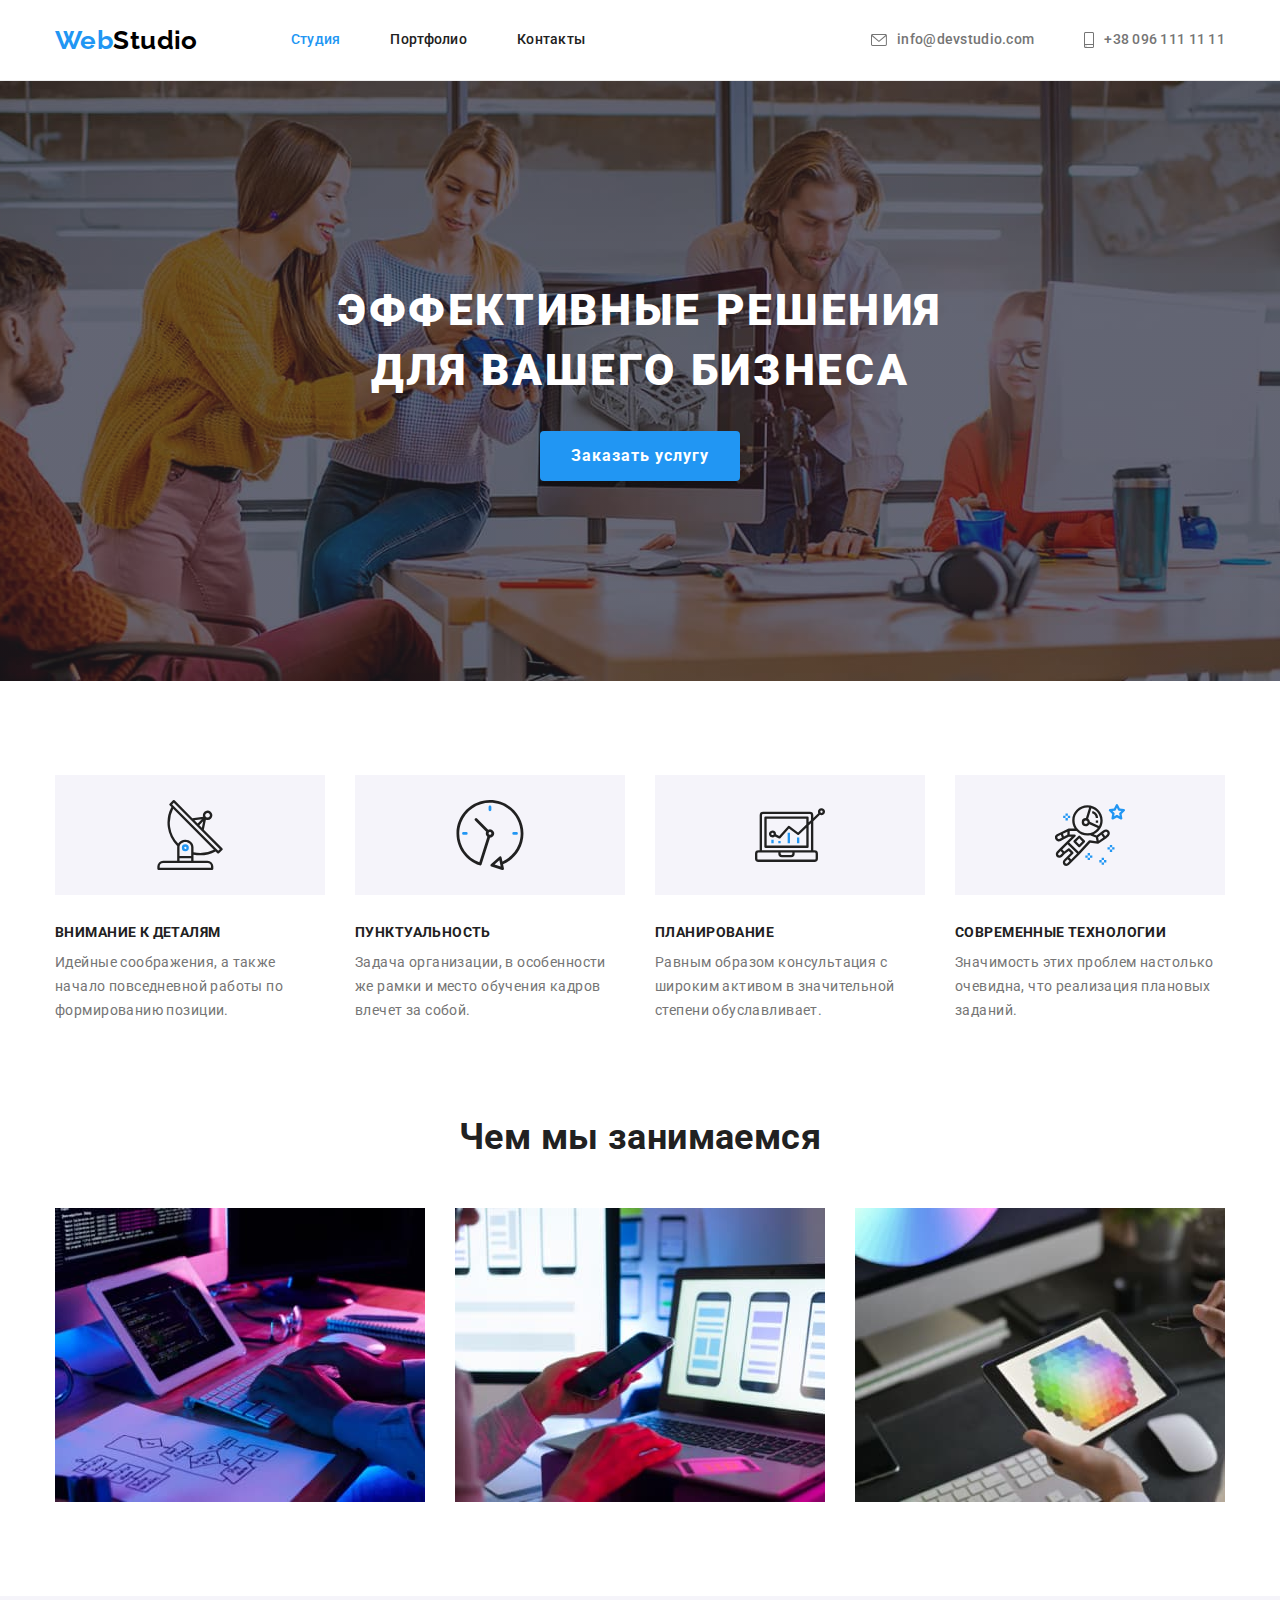
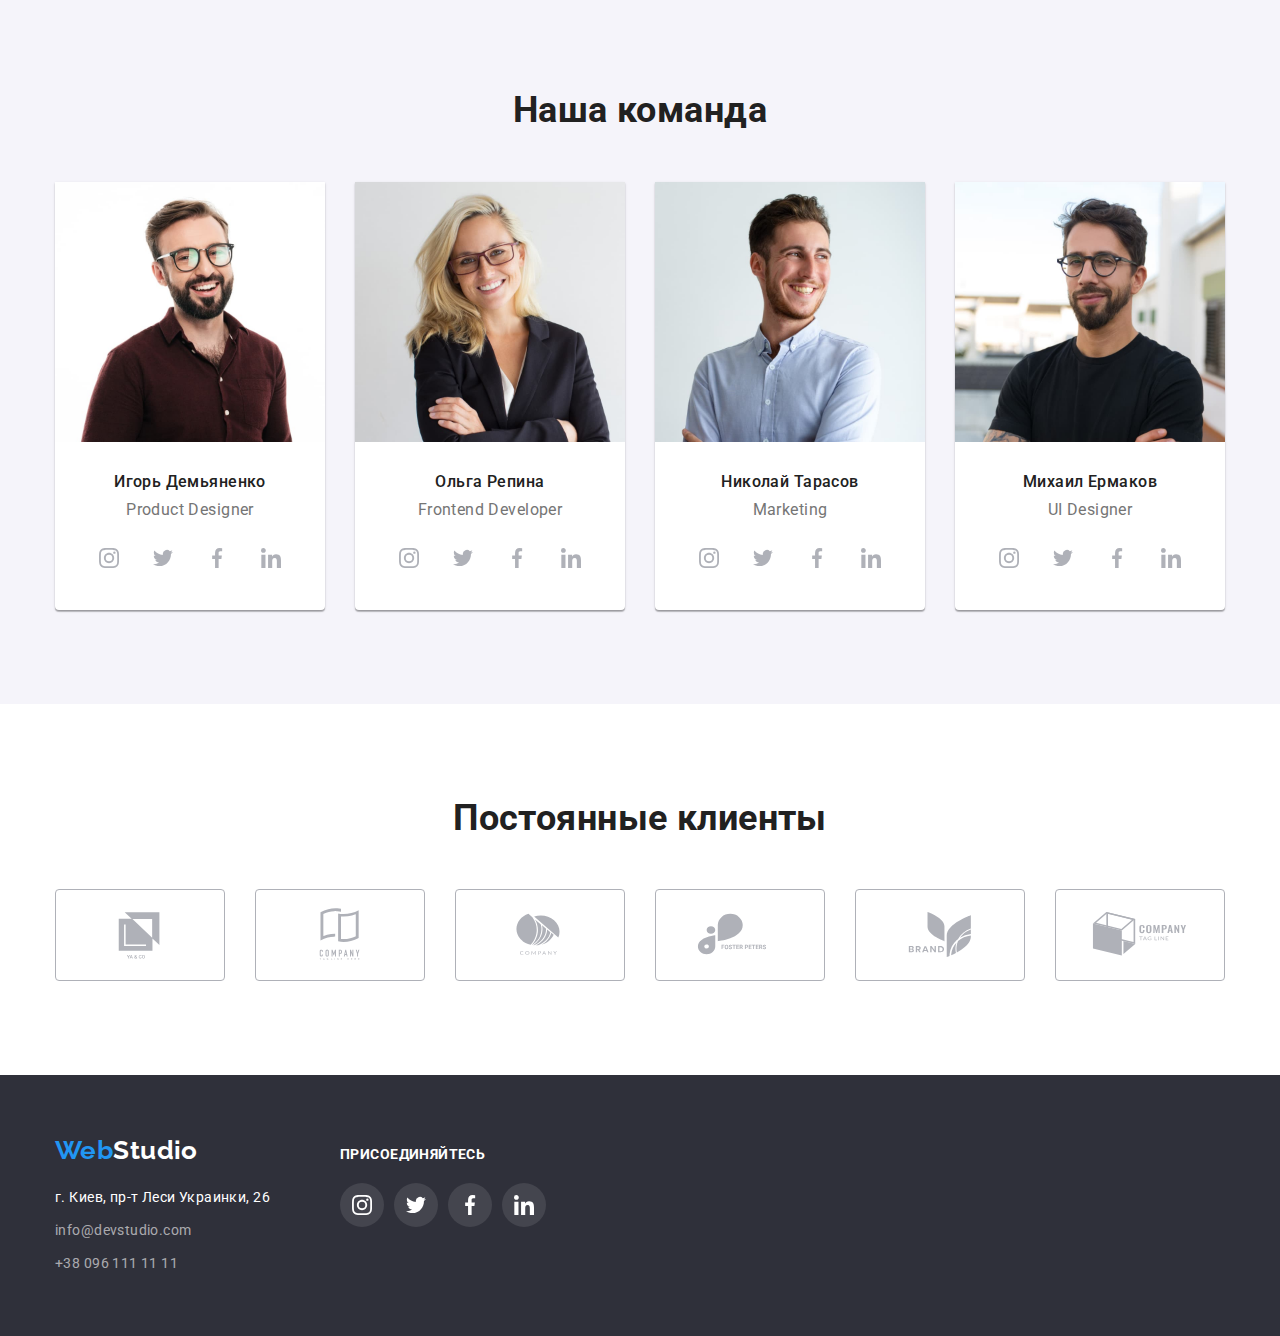
<file: index.html>
<!DOCTYPE html>
<html lang="ru">
  <head>
    <meta charset="UTF-8" />
    <meta http-equiv="X-UA-Compatible" content="IE=edge" />
    <meta name="viewport" content="width=device-width, initial-scale=1.0" />
    <title>Студия</title>
    <link
      href="https://fonts.googleapis.com/css2?family=Raleway:wght@700&family=Roboto:wght@400;500;700;900&display=swap"
      rel="stylesheet"
    />
    <link
      rel="stylesheet"
      href="https://cdnjs.cloudflare.com/ajax/libs/modern-normalize/1.1.0/modern-normalize.min.css"
    />
    <link rel="stylesheet" href="./css/styles.css" />
  </head>
  <body>
    <!--Header-->
    <header class="header">
      <div class="container main-nav">
        <nav>
          <a class="logo" href="./">
            <span class="logo-web">Web</span
            ><span class="logo-studio">Studio</span></a
          >

          <ul class="site-nav">
            <li class="item">
              <a href="./index.html" class="link current">Студия</a>
            </li>
            <li class="item">
              <a href="./portfolio.html" class="link">Портфолио</a>
            </li>
            <li class="item"><a href="" class="link">Контакты</a></li>
          </ul>
        </nav>

        <ul class="auth-nav">
          <li class="item">
            <a href="mailto:info@devstudio.com" class="link">
              <svg class="icon" width="16" height="12">
                <use href="./images/icons.svg#icon-envelope"></use>
              </svg>
              info@devstudio.com
            </a>
          </li>
          <li class="item">
            <a href="tel:+380961111111" class="link">
              <svg class="icon" width="10" height="16">
                <use href="./images/icons.svg#icon-smartphone"></use>
              </svg>
              +38 096 111 11 11
            </a>
          </li>
        </ul>
      </div>
    </header>

    <main>
      <!--Hero-->
      <section class="hero">
        <div class="container">
          <h1 class="hero-title">Эффективные решения для вашего бизнеса</h1>
          <button type="button" class="hero-button">Заказать услугу</button>
        </div>
      </section>

      <!--Specialities-->
      <section class="section specialities">
        <div class="container">
          <h2 class="section-title hidden">Наши преимущества</h2>
          <ul class="feature-list">
            <li class="item">
              <div class="thumb">
                <svg class="icon" width="70" height="70">
                  <use href="./images/icons.svg#icon-antenna"></use>
                </svg>
              </div>
              <h3 class="title">Внимание к деталям</h3>
              <p class="text">
                Идейные соображения, а также начало повседневной работы по
                формированию позиции.
              </p>
            </li>
            <li class="item">
              <div class="thumb">
                <svg class="icon" width="70" height="70">
                  <use href="./images/icons.svg#icon-clock"></use>
                </svg>
              </div>
              <h3 class="title">Пунктуальность</h3>
              <p class="text">
                Задача организации, в особенности же рамки и место обучения
                кадров влечет за собой.
              </p>
            </li>
            <li class="item">
              <div class="thumb">
                <svg class="icon" width="70" height="70">
                  <use href="./images/icons.svg#icon-diagram"></use>
                </svg>
              </div>
              <h3 class="title">Планирование</h3>
              <p class="text">
                Равным образом консультация с широким активом в значительной
                степени обуславливает.
              </p>
            </li>
            <li class="item">
              <div class="thumb">
                <svg class="icon" width="70" height="70">
                  <use href="./images/icons.svg#icon-astronaut"></use>
                </svg>
              </div>
              <h3 class="title">Современные технологии</h3>
              <p class="text">
                Значимость этих проблем настолько очевидна, что реализация
                плановых заданий.
              </p>
            </li>
          </ul>
        </div>
      </section>

      <!--Profile-->
      <section class="section profile">
        <div class="container">
          <h2 class="section-title">Чем мы занимаемся</h2>
          <ul class="profile-list">
            <li class="item">
              <img
                src="./images/img.jpg"
                alt="Программист пишет код"
                width="370"
                height="294"
              />
            </li>
            <li class="item">
              <img
                src="./images/img(1).jpg"
                alt="Программист занимается разметкой веб-страницы"
                width="370"
                height="294"
              />
            </li>
            <li class="item">
              <img
                src="./images/img(2).jpg"
                alt="Программист выбирает цвет из палитры"
                width="370"
                height="294"
              />
            </li>
          </ul>
        </div>
      </section>

      <!--Staff-->
      <section class="section staff">
        <div class="container">
          <h2 class="section-title">Наша команда</h2>
          <ul class="staff-list">
            <li class="item">
              <img
                src="./images/demianenko.jpg"
                alt="Игорь Демьяненко"
                width="270"
                height="260"
              />
              <div class="item-card">
                <h3 class="name">Игорь Демьяненко</h3>
                <p class="position">Product Designer</p>
                <ul class="staff-social">
                  <li class="item-icon">
                    <a class="link" href="" aria-label="Instagram">
                      <svg class="icon">
                        <use href="./images/icons.svg#icon-instagram"></use>
                      </svg>
                    </a>
                  </li>
                  <li class="item-icon">
                    <a class="link" href="" aria-label="Twitter">
                      <svg class="icon">
                        <use href="./images/icons.svg#icon-twitter"></use>
                      </svg>
                    </a>
                  </li>
                  <li class="item-icon">
                    <a class="link" href="" aria-label="Facebook">
                      <svg class="icon">
                        <use href="./images/icons.svg#icon-facebook"></use>
                      </svg>
                    </a>
                  </li>
                  <li class="item-icon">
                    <a class="link" href="" aria-label="LinkedIn">
                      <svg class="icon">
                        <use href="./images/icons.svg#icon-linkedin"></use>
                      </svg>
                    </a>
                  </li>
                </ul>
              </div>
            </li>
            <li class="item">
              <img
                src="./images/repina.jpg"
                alt="Ольга Репина"
                width="270"
                height="260"
              />
              <div class="item-card">
                <h3 class="name">Ольга Репина</h3>
                <p class="position">Frontend Developer</p>
                <ul class="staff-social">
                  <li class="item-icon">
                    <a class="link" href="" aria-label="Instagram">
                      <svg class="icon">
                        <use href="./images/icons.svg#icon-instagram"></use>
                      </svg>
                    </a>
                  </li>
                  <li class="item-icon">
                    <a class="link" href="" aria-label="Twitter">
                      <svg class="icon">
                        <use href="./images/icons.svg#icon-twitter"></use>
                      </svg>
                    </a>
                  </li>
                  <li class="item-icon">
                    <a class="link" href="" aria-label="Facebook">
                      <svg class="icon">
                        <use href="./images/icons.svg#icon-facebook"></use>
                      </svg>
                    </a>
                  </li>
                  <li class="item-icon">
                    <a class="link" href="" aria-label="LinkedIn">
                      <svg class="icon">
                        <use href="./images/icons.svg#icon-linkedin"></use>
                      </svg>
                    </a>
                  </li>
                </ul>
              </div>
            </li>
            <li class="item">
              <img
                src="./images/tarasov.jpg"
                alt="Николай Тарасов"
                width="270"
                height="260"
              />
              <div class="item-card">
                <h3 class="name">Николай Тарасов</h3>
                <p class="position">Marketing</p>
                <ul class="staff-social">
                  <li class="item-icon">
                    <a class="link" href="" aria-label="Instagram">
                      <svg class="icon">
                        <use href="./images/icons.svg#icon-instagram"></use>
                      </svg>
                    </a>
                  </li>
                  <li class="item-icon">
                    <a class="link" href="" aria-label="Twitter">
                      <svg class="icon">
                        <use href="./images/icons.svg#icon-twitter"></use>
                      </svg>
                    </a>
                  </li>
                  <li class="item-icon">
                    <a class="link" href="" aria-label="Facebook">
                      <svg class="icon">
                        <use href="./images/icons.svg#icon-facebook"></use>
                      </svg>
                    </a>
                  </li>
                  <li class="item-icon">
                    <a class="link" href="" aria-label="LinkedIn">
                      <svg class="icon">
                        <use href="./images/icons.svg#icon-linkedin"></use>
                      </svg>
                    </a>
                  </li>
                </ul>
              </div>
            </li>
            <li class="item">
              <img
                src="./images/yermakov.jpg"
                alt="Михаил Ермаков"
                width="270"
                height="260"
              />
              <div class="item-card">
                <h3 class="name">Михаил Ермаков</h3>
                <p class="position">UI Designer</p>
                <ul class="staff-social">
                  <li class="item-icon">
                    <a class="link" href="" aria-label="Instagram">
                      <svg class="icon">
                        <use href="./images/icons.svg#icon-instagram"></use>
                      </svg>
                    </a>
                  </li>
                  <li class="item-icon">
                    <a class="link" href="" aria-label="Twitter">
                      <svg class="icon">
                        <use href="./images/icons.svg#icon-twitter"></use>
                      </svg>
                    </a>
                  </li>
                  <li class="item-icon">
                    <a class="link" href="" aria-label="Facebook">
                      <svg class="icon">
                        <use href="./images/icons.svg#icon-facebook"></use>
                      </svg>
                    </a>
                  </li>
                  <li class="item-icon">
                    <a class="link" href="" aria-label="LinkedIn">
                      <svg class="icon">
                        <use href="./images/icons.svg#icon-linkedin"></use>
                      </svg>
                    </a>
                  </li>
                </ul>
              </div>
            </li>
          </ul>
        </div>
      </section>

      <!-- Clients -->
      <section class="section clients">
        <div class="container">
          <h2 class="section-title">Постоянные клиенты</h2>
          <ul class="clients-list">
            <li class="item">
              <a href="" class="link">
                <svg class="icon">
                  <use href="./images/icons.svg#icon-yaco"></use>
                </svg>
              </a>
            </li>
            <li class="item">
              <a href="" class="link">
                <svg class="icon">
                  <use href="./images/icons.svg#icon-company-tagline"></use>
                </svg>
              </a>
            </li>
            <li class="item">
              <a href="" class="link">
                <svg class="icon">
                  <use href="./images/icons.svg#icon-company"></use>
                </svg>
              </a>
            </li>
            <li class="item">
              <a href="" class="link">
                <svg class="icon">
                  <use href="./images/icons.svg#icon-foster-peters"></use>
                </svg>
              </a>
            </li>
            <li class="item">
              <a href="" class="link">
                <svg class="icon">
                  <use href="./images/icons.svg#icon-brand"></use>
                </svg>
              </a>
            </li>
            <li class="item">
              <a href="" class="link">
                <svg class="icon">
                  <use href="./images/icons.svg#icon-company-tag-line"></use>
                </svg>
              </a>
            </li>
          </ul>
        </div>
      </section>
    </main>

    <!--Footer-->
    <footer class="footer">
      <div class="container">
        <div class="auth-block">
          <a class="logo" href="./">
            <span class="logo-web">Web</span
            ><span class="logo-studio">Studio</span></a
          >
          <address>
            <ul class="footer-nav">
              <li class="footer-address">г. Киев, пр-т Леси Украинки, 26</li>
              <li>
                <a href="mailto:info@devstudio.com" class="footer-auth"
                  >info@devstudio.com</a
                >
              </li>
              <li>
                <a href="tel:+380961111111" class="footer-auth"
                  >+38 096 111 11 11</a
                >
              </li>
            </ul>
          </address>
        </div>

        <div class="socials">
          <p class="text">Присоединяйтесь</p>
          <ul class="socials-list">
            <li class="item">
              <a href="" class="link">
                <svg class="icon">
                  <use href="./images/icons.svg#icon-instagram"></use>
                </svg>
              </a>
            </li>
            <li class="item">
              <a href="" class="link">
                <svg class="icon">
                  <use href="./images/icons.svg#icon-twitter"></use>
                </svg>
              </a>
            </li>
            <li class="item">
              <a href="" class="link">
                <svg class="icon">
                  <use href="./images/icons.svg#icon-facebook"></use>
                </svg>
              </a>
            </li>
            <li class="item">
              <a href="" class="link">
                <svg class="icon">
                  <use href="./images/icons.svg#icon-linkedin"></use>
                </svg>
              </a>
            </li>
          </ul>
        </div>
      </div>
    </footer>
  </body>
</html>
</file>
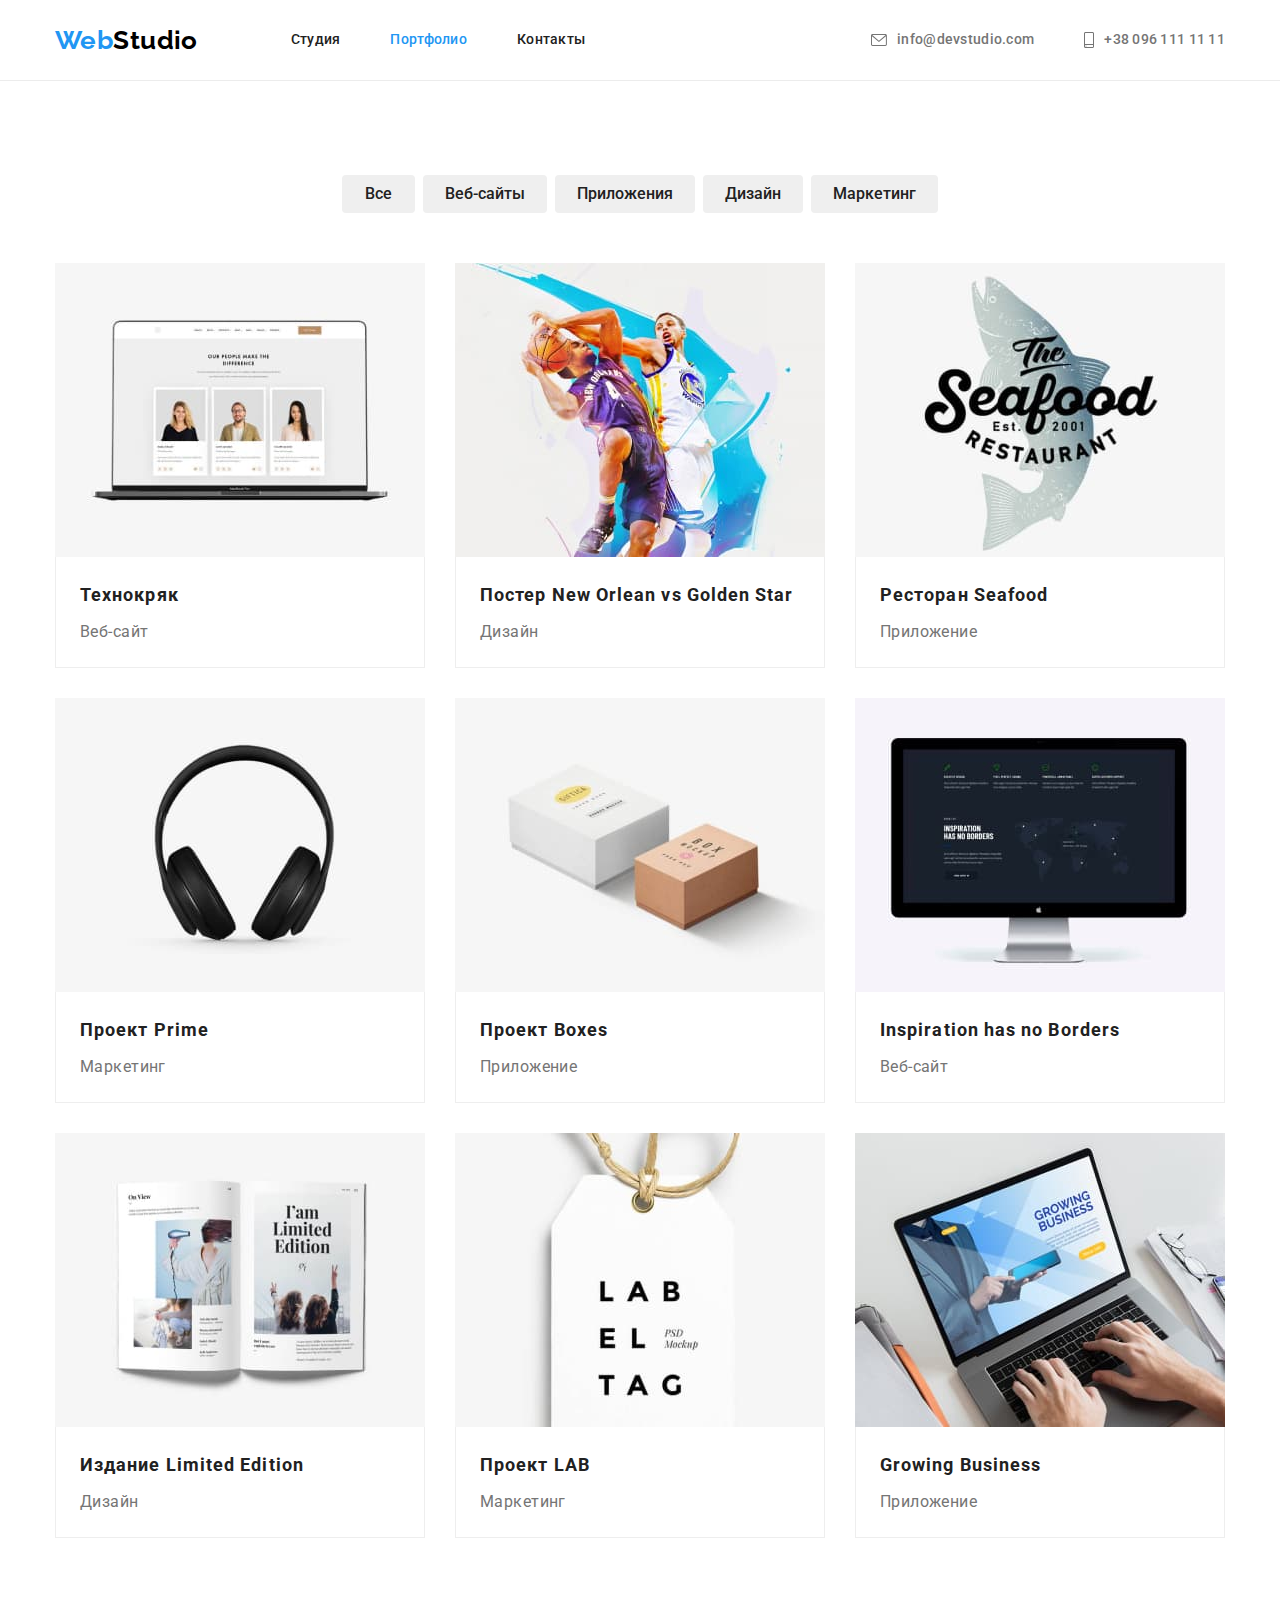
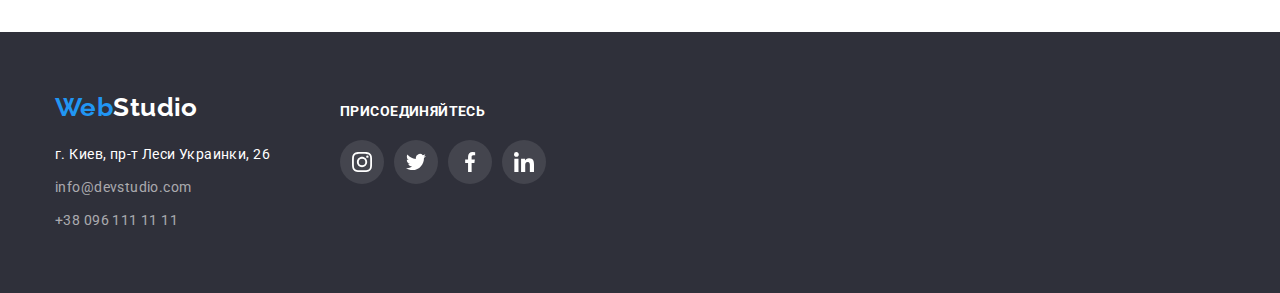
<file: portfolio.html>
<!DOCTYPE html>
<html lang="ru">
  <head>
    <meta charset="UTF-8" />
    <meta http-equiv="X-UA-Compatible" content="IE=edge" />
    <meta name="viewport" content="width=device-width, initial-scale=1.0" />
    <title>Портфолио</title>
    <link
      href="https://fonts.googleapis.com/css2?family=Raleway:wght@700&family=Roboto:wght@400;500;700;900&display=swap"
      rel="stylesheet"
    />
    <link
      rel="stylesheet"
      href="https://cdnjs.cloudflare.com/ajax/libs/modern-normalize/1.1.0/modern-normalize.min.css"
    />
    <link rel="stylesheet" href="./css/styles.css" />
  </head>
  <body>
    <!--Header-->
    <header class="header">
      <div class="container main-nav">
        <nav>
          <a class="logo" href="./">
            <span class="logo-web">Web</span
            ><span class="logo-studio">Studio</span></a
          >

          <ul class="site-nav">
            <li class="item">
              <a href="./index.html" class="link">Студия</a>
            </li>
            <li class="item">
              <a href="./portfolio.html" class="link current">Портфолио</a>
            </li>
            <li class="item"><a href="" class="link">Контакты</a></li>
          </ul>
        </nav>

        <ul class="auth-nav">
          <li class="item">
            <a href="mailto:info@devstudio.com" class="link">
              <svg class="icon" width="16" height="12">
                <use href="./images/icons.svg#icon-envelope"></use>
              </svg>
              info@devstudio.com
            </a>
          </li>
          <li class="item">
            <a href="tel:+380961111111" class="link">
              <svg class="icon" width="10" height="16">
                <use href="./images/icons.svg#icon-smartphone"></use>
              </svg>
              +38 096 111 11 11
            </a>
          </li>
        </ul>
      </div>
    </header>

    <main>
      <!--Portfolio-->
      <section class="portfolio">
        <div class="container">
          <h1 class="section-title hidden">Портфолио</h1>
          <ul class="filter">
            <li class="item">
              <button type="button" class="button">Все</button>
            </li>
            <li class="item">
              <button type="button" class="button">Веб-сайты</button>
            </li>
            <li class="item">
              <button type="button" class="button">Приложения</button>
            </li>
            <li class="item">
              <button type="button" class="button">Дизайн</button>
            </li>
            <li class="item">
              <button type="button" class="button">Маркетинг</button>
            </li>
          </ul>

          <ul class="portfolio-examples">
            <li class="item">
              <a href="" class="link">
                <img
                  src="./images/technokriak.jpg"
                  alt="Скриншот сайта Технокряк"
                  width="370"
                />
                <div class="description">
                  <h2 class="title">Технокряк</h2>
                  <p class="text">Веб-сайт</p>
                </div>
              </a>
            </li>
            <li class="item">
              <a href="" class="link">
                <img
                  src="./images/poster.jpg"
                  alt="Двое баскетболистов борются за мяч"
                  width="370"
                />
                <div class="description">
                  <h2 class="title">Постер New Orlean vs Golden Star</h2>
                  <p class="text">Дизайн</p>
                </div>
              </a>
            </li>
            <li class="item">
              <a href="" class="link">
                <img
                  src="./images/seafood.jpg"
                  alt="Логотип ресторана Seafood"
                  width="370"
                />
                <div class="description">
                  <h2 class="title">Ресторан Seafood</h2>
                  <p class="text">Приложение</p>
                </div>
              </a>
            </li>
            <li class="item">
              <a href="" class="link">
                <img
                  src="./images/prime.jpg"
                  alt="Черные наушники"
                  width="370"
                />
                <div class="description">
                  <h2 class="title">Проект Prime</h2>
                  <p class="text">Маркетинг</p>
                </div>
              </a>
            </li>
            <li class="item">
              <a href="" class="link">
                <img
                  src="./images/boxes.jpg"
                  alt="Белая и бежевая коробка"
                  width="370"
                />
                <div class="description">
                  <h2 class="title">Проект Boxes</h2>
                  <p class="text">Приложение</p>
                </div>
              </a>
            </li>
            <li class="item">
              <a href="" class="link">
                <img
                  src="./images/inspiration.jpg"
                  alt="Скриншот сайта Inspiration has no Borders"
                  width="370"
                />
                <div class="description">
                  <h2 class="title">Inspiration has no Borders</h2>
                  <p class="text">Веб-сайт</p>
                </div>
              </a>
            </li>
            <li class="item">
              <a href="" class="link">
                <img
                  src="./images/limited.jpg"
                  alt="Обложка журнала Limited Edition"
                  width="370"
                />
                <div class="description">
                  <h2 class="title">Издание Limited Edition</h2>
                  <p class="text">Дизайн</p>
                </div>
              </a>
            </li>
            <li class="item">
              <a href="" class="link">
                <img src="./images/lab.jpg" alt="Бирка LABEL TAG" width="370" />
                <div class="description">
                  <h2 class="title">Проект LAB</h2>
                  <p class="text">Маркетинг</p>
                </div>
              </a>
            </li>
            <li class="item">
              <a href="" class="link">
                <img
                  src="./images/growing.jpg"
                  alt="Мужчина пользуется приложением Growing Business"
                  width="370"
                />
                <div class="description">
                  <h2 class="title">Growing Business</h2>
                  <p class="text">Приложение</p>
                </div>
              </a>
            </li>
          </ul>
        </div>
      </section>
    </main>

    <!--Footer-->
    <footer class="footer">
      <div class="container">
        <div class="auth-block">
          <a class="logo" href="./">
            <span class="logo-web">Web</span
            ><span class="logo-studio">Studio</span></a
          >
          <address>
            <ul class="footer-nav">
              <li class="footer-address">г. Киев, пр-т Леси Украинки, 26</li>
              <li>
                <a href="mailto:info@devstudio.com" class="footer-auth"
                  >info@devstudio.com</a
                >
              </li>
              <li>
                <a href="tel:+380961111111" class="footer-auth"
                  >+38 096 111 11 11</a
                >
              </li>
            </ul>
          </address>
        </div>

        <div class="socials">
          <p class="text">Присоединяйтесь</p>
          <ul class="socials-list">
            <li class="item">
              <a href="" class="link">
                <svg class="icon">
                  <use href="./images/icons.svg#icon-instagram"></use>
                </svg>
              </a>
            </li>
            <li class="item">
              <a href="" class="link">
                <svg class="icon">
                  <use href="./images/icons.svg#icon-twitter"></use>
                </svg>
              </a>
            </li>
            <li class="item">
              <a href="" class="link">
                <svg class="icon">
                  <use href="./images/icons.svg#icon-facebook"></use>
                </svg>
              </a>
            </li>
            <li class="item">
              <a href="" class="link">
                <svg class="icon">
                  <use href="./images/icons.svg#icon-linkedin"></use>
                </svg>
              </a>
            </li>
          </ul>
        </div>
      </div>
    </footer>
  </body>
</html>
</file>
<file: css/styles.css>
:root {
  --primary-text-color: #757575;
  --title-text-color: #212121;
  --accent-color: #2196f3;
  --primary-bg-color: #ffffff;
  --secondary-bg-color: #f5f4fa;
  --hero-bg-color: #2f303a;
  --footer-bg-color: #2f303a;
  --primary-button-color: #f5f4fa;
  --logo-web-primary: #2196f3;
  --logo-studio-primary: #000000;
  --logo-web-secondary: #2196f3;
  --logo-studio-secondary: #ffffff;
  --primary-border-color: #ececec;
  --primary-icon-color: #afb1b8;
}

body {
  background-color: var(--primary-bg-color);
  color: var(--primary-text-color);

  font-family: "Roboto", sans-serif;
  font-size: 14px;
  letter-spacing: 0.03em;
}

a {
  text-decoration: none;
}

p {
  margin: 0px;
  padding: 0px;
}

ul {
  margin: 0px;
  padding: 0px;

  list-style: none;
}

h1,
h2,
h3,
h4,
h5,
h6 {
  margin: 0px;
  padding: 0px;
}

.hidden {
  position: absolute;
  width: 1px;
  height: 1px;
  margin: -1px;
  border: 0;
  padding: 0;
  clip: rect(0 0 0 0);
  overflow: hidden;
}

.container {
  width: 1200px;
  padding-left: 15px;
  padding-right: 15px;
  margin: 0 auto;
  /* outline: 2px solid tomato; */
}

/* Header */
.header {
  border-bottom: 1px solid var(--primary-border-color);
}
.main-nav {
  display: flex;

  align-items: center;
}

.header nav {
  display: flex;

  align-items: center;
}

.logo {
  margin-right: 93px;

  font-family: "Raleway", sans-serif;
  font-weight: 700;
  font-size: 26px;
  line-height: 1.19;
}

.logo-web {
  color: var(--logo-web-primary);
}

.logo-studio {
  color: var(--logo-studio-primary);
}

.site-nav {
  display: flex;

  font-weight: 500;
  line-height: 1.14;
  letter-spacing: 0.02em;
}

.site-nav .item:not(:last-child) {
  margin-right: 50px;
}

.site-nav .link {
  display: block;

  padding-top: 32px;
  padding-bottom: 32px;

  color: var(--title-text-color);
}

.link.current {
  color: var(--accent-color);
}

.site-nav .link:hover,
.site-nav .link:focus {
  color: var(--accent-color);
}

.auth-nav {
  display: flex;

  margin-left: auto;

  font-weight: 500;
  line-height: 1.14;
  letter-spacing: 0.02em;
}

.auth-nav .item:hover,
.auth-nav .item:focus {
  fill: var(--accent-color);
}
.auth-nav .item:not(:last-child) {
  margin-right: 50px;
}

.auth-nav .icon {
  margin-right: 10px;
  fill: currentColor;
}

.auth-nav .link {
  display: flex;
  align-items: center;
  color: var(--primary-text-color);
}

.auth-nav .link:hover,
.auth-nav .link:focus {
  color: var(--accent-color);
}

/* Hero */
.hero {
  max-width: 1600px;
  height: 600px;
  margin-left: auto;
  margin-right: auto;

  text-align: center;

  background-color: var(--hero-bg-color);
  background-image: linear-gradient(
      to right,
      rgba(47, 48, 58, 0.4),
      rgba(47, 48, 58, 0.4)
    ),
    url(../images/banner.jpg);
  background-size: cover;
  background-repeat: no-repeat;
  background-position: center;
  color: var(--primary-bg-color);
}

.hero .container {
  padding-top: 200px;
  padding-bottom: 200px;
}

.hero-title {
  width: 700px;

  margin-left: auto;
  margin-right: auto;
  margin-bottom: 30px;

  font-weight: 900;
  font-size: 44px;
  line-height: 1.36;
  letter-spacing: 0.06em;
  text-transform: uppercase;
}

.hero-button {
  width: 200px;
  height: 50px;

  background-color: var(--accent-color);
  color: var(--primary-bg-color);

  font-family: inherit;
  font-weight: 700;
  font-size: 16px;
  line-height: 1.88;
  letter-spacing: 0.06em;

  border-radius: 4px;
  border-color: transparent;
  box-shadow: 0px 4px 4px rgba(0, 0, 0, 0.15);
  cursor: pointer;
}

/* Specialities */
.specialities .container {
  padding-top: 94px;
}

.feature-list {
  display: flex;
  justify-content: space-between;
}

.feature-list .item {
  width: 270px;
}

.feature-list .title {
  margin-bottom: 10px;

  color: var(--title-text-color);

  font-size: 14px;
  font-weight: 700;
  line-height: 1.14;
  text-transform: uppercase;
}
.feature-list .thumb {
  display: flex;

  justify-content: center;
  align-items: center;

  width: 270px;
  height: 120px;
  margin-bottom: 30px;

  background-color: var(--secondary-bg-color);
}

.feature-list .text {
  line-height: 1.71;
}

/* Profile */
.profile .container {
  padding-top: 94px;
  padding-bottom: 94px;
}
.section-title {
  color: var(--title-text-color);

  font-weight: 700;
  font-size: 36px;
  line-height: 1.16;
  margin-bottom: 50px;
  text-align: center;
}

.profile-list {
  display: flex;

  justify-content: space-between;
}

.profile-list img {
  display: block;

  max-width: 100%;
  height: auto;
}

/* Staff */
.section.staff {
  background-color: var(--secondary-bg-color);
}

.staff .container {
  padding-top: 94px;
  padding-bottom: 94px;
}

.staff-list {
  display: flex;

  justify-content: space-between;

  text-align: center;
}

.staff-list .item {
  background-color: var(--primary-bg-color);
  box-shadow: 0px 1px 3px rgba(0, 0, 0, 0.12), 0px 1px 1px rgba(0, 0, 0, 0.14),
    0px 2px 1px rgba(0, 0, 0, 0.2);
  border-radius: 0px 0px 4px 4px;
}

.staff-list img {
  display: block;

  max-width: 100%;
  height: auto;
}

.staff-list .item-card {
  padding-top: 30px;
  padding-bottom: 30px;
  padding-left: 32px;
  padding-right: 32px;
}
.staff-list .name {
  color: var(--title-text-color);

  margin-bottom: 10px;

  font-weight: 500;
  font-size: 16px;
  line-height: 1.19;
}

.staff-list .position {
  color: var(--primary-text-color);

  margin-bottom: 16px;

  font-size: 16px;
}

.staff-social {
  display: flex;
  align-items: center;
  margin-left: auto;
  margin-right: auto;
  width: 206px;
  height: 44px;
}

.staff-social .link {
  display: flex;
  align-items: center;
  justify-content: center;

  width: 44px;
  height: 44px;
  border-radius: 50%;

  fill: var(--primary-icon-color);
}

.staff-social .link:hover,
.staff-social .link:focus {
  background-color: var(--accent-color);
  fill: var(--primary-bg-color);
}

.staff-social .icon {
  width: 20px;
  height: 20px;
}

.staff-social .item-icon:not(:last-child) {
  margin-right: 10px;
}

/* Clients */
.clients .container {
  padding-top: 94px;
  padding-bottom: 94px;
}

.clients-list {
  display: flex;
}

.clients-list .item:not(:last-child) {
  margin-right: 30px;
}

.clients-list .link {
  display: flex;
  align-items: center;
  justify-content: center;

  fill: var(--primary-icon-color);

  width: 170px;
  height: 92px;

  border: 1px solid var(--primary-icon-color);
  border-radius: 4px;
}

.clients-list .link:hover,
.clients-list .link:focus {
  fill: var(--accent-color);
  border-color: var(--accent-color);
}

.clients-list .icon {
  width: 106px;
  height: 60px;
}

/* Footer */
.footer {
  padding-top: 60px;
  padding-bottom: 60px;

  background-color: var(--footer-bg-color);
}

.footer .container {
  display: flex;
  align-items: baseline;
}

.footer .logo {
  display: inline-block;

  margin-right: 0;
  margin-bottom: 20px;
}
.footer .logo-web {
  color: var(--logo-web-secondary);
}

.footer .logo-studio {
  color: var(--logo-studio-secondary);
}

.footer-nav > li {
  line-height: 1.71;
}

.footer-nav li:not(:last-child) {
  margin-bottom: 9px;
}

.footer-address {
  color: var(--primary-bg-color);

  font-style: normal;
}

.footer-auth {
  color: rgb(255, 255, 255, 0.6);

  font-style: normal;
}

.footer-auth:hover,
.footer-auth:focus {
  color: var(--accent-color);
}

.socials {
  margin-left: 70px;
}

.socials .text {
  margin-bottom: 20px;
  font-weight: 700;
  font-size: 14px;
  line-height: 1.14;
  text-transform: uppercase;
  color: var(--primary-bg-color);
}
.footer .socials-list {
  display: flex;
  align-items: center;
  margin-left: auto;
  margin-right: auto;
  width: 206px;
  height: 44px;
}

.socials-list .link {
  display: flex;
  align-items: center;
  justify-content: center;
  width: 44px;
  height: 44px;
  border-radius: 50%;
  background-color: rgba(255, 255, 255, 0.1);
  fill: var(--primary-bg-color);
}

.socials-list .link:hover,
.socials-list .link:focus {
  background-color: var(--accent-color);
}

.socials-list .item:not(:last-child) {
  margin-right: 10px;
}

.socials-list .icon {
  width: 20px;
  height: 20px;
}

/* PORTFOLIO.HTML */
.portfolio .container {
  padding-top: 94px;
  padding-bottom: 94px;
}
.filter {
  display: flex;

  justify-content: center;

  margin-bottom: 50px;
}

.filter .item:not(:last-child) {
  margin-right: 8px;
}

.button {
  display: inline-block;

  min-width: 73px;

  padding: 6px 22px;
  cursor: pointer;
  border: transparent;
  border-radius: 4px;

  color: var(--title-text-color);

  font-weight: 500;
  font-size: 16px;
  line-height: 1.63;
}

.button:hover,
.button:focus {
  background-color: var(--accent-color);
  color: var(--primary-bg-color);

  box-shadow: 0px 3px 1px rgba(0, 0, 0, 0.1), 0px 1px 2px rgba(0, 0, 0, 0.08),
    0px 2px 2px rgba(0, 0, 0, 0.12);
}

.portfolio-examples {
  display: flex;

  flex-wrap: wrap;
}

.portfolio-examples .item {
  width: calc((100% - 60px) / 3);
  margin-right: 30px;
  margin-bottom: 30px;
}

.portfolio-examples .item:nth-child(3n) {
  margin-right: 0px;
}

.portfolio-examples .item:nth-last-child(-n + 3) {
  margin-bottom: 0px;
}

.portfolio-examples img {
  display: block;

  max-width: 100%;
  height: auto;
}
.portfolio-examples .link {
  display: block;
}

.portfolio-examples .link:hover {
  box-shadow: 0px 1px 1px rgba(0, 0, 0, 0.12), 0px 4px 4px rgba(0, 0, 0, 0.06),
    1px 4px 6px rgba(0, 0, 0, 0.16);
}

.portfolio-examples .description {
  padding-left: 24px;
  padding-right: 24px;
  padding-top: 20px;
  padding-bottom: 20px;
  border-left: 1px solid #eeeeee;
  border-right: 1px solid #eeeeee;
  border-bottom: 1px solid #eeeeee;
}
.portfolio-examples .title {
  margin-bottom: 4px;

  color: var(--title-text-color);

  font-weight: 700;
  font-size: 18px;
  line-height: 2;

  letter-spacing: 0.06em;
}

.portfolio-examples .text {
  color: var(--primary-text-color);

  font-size: 16px;
  line-height: 1.88;
}
</file>
